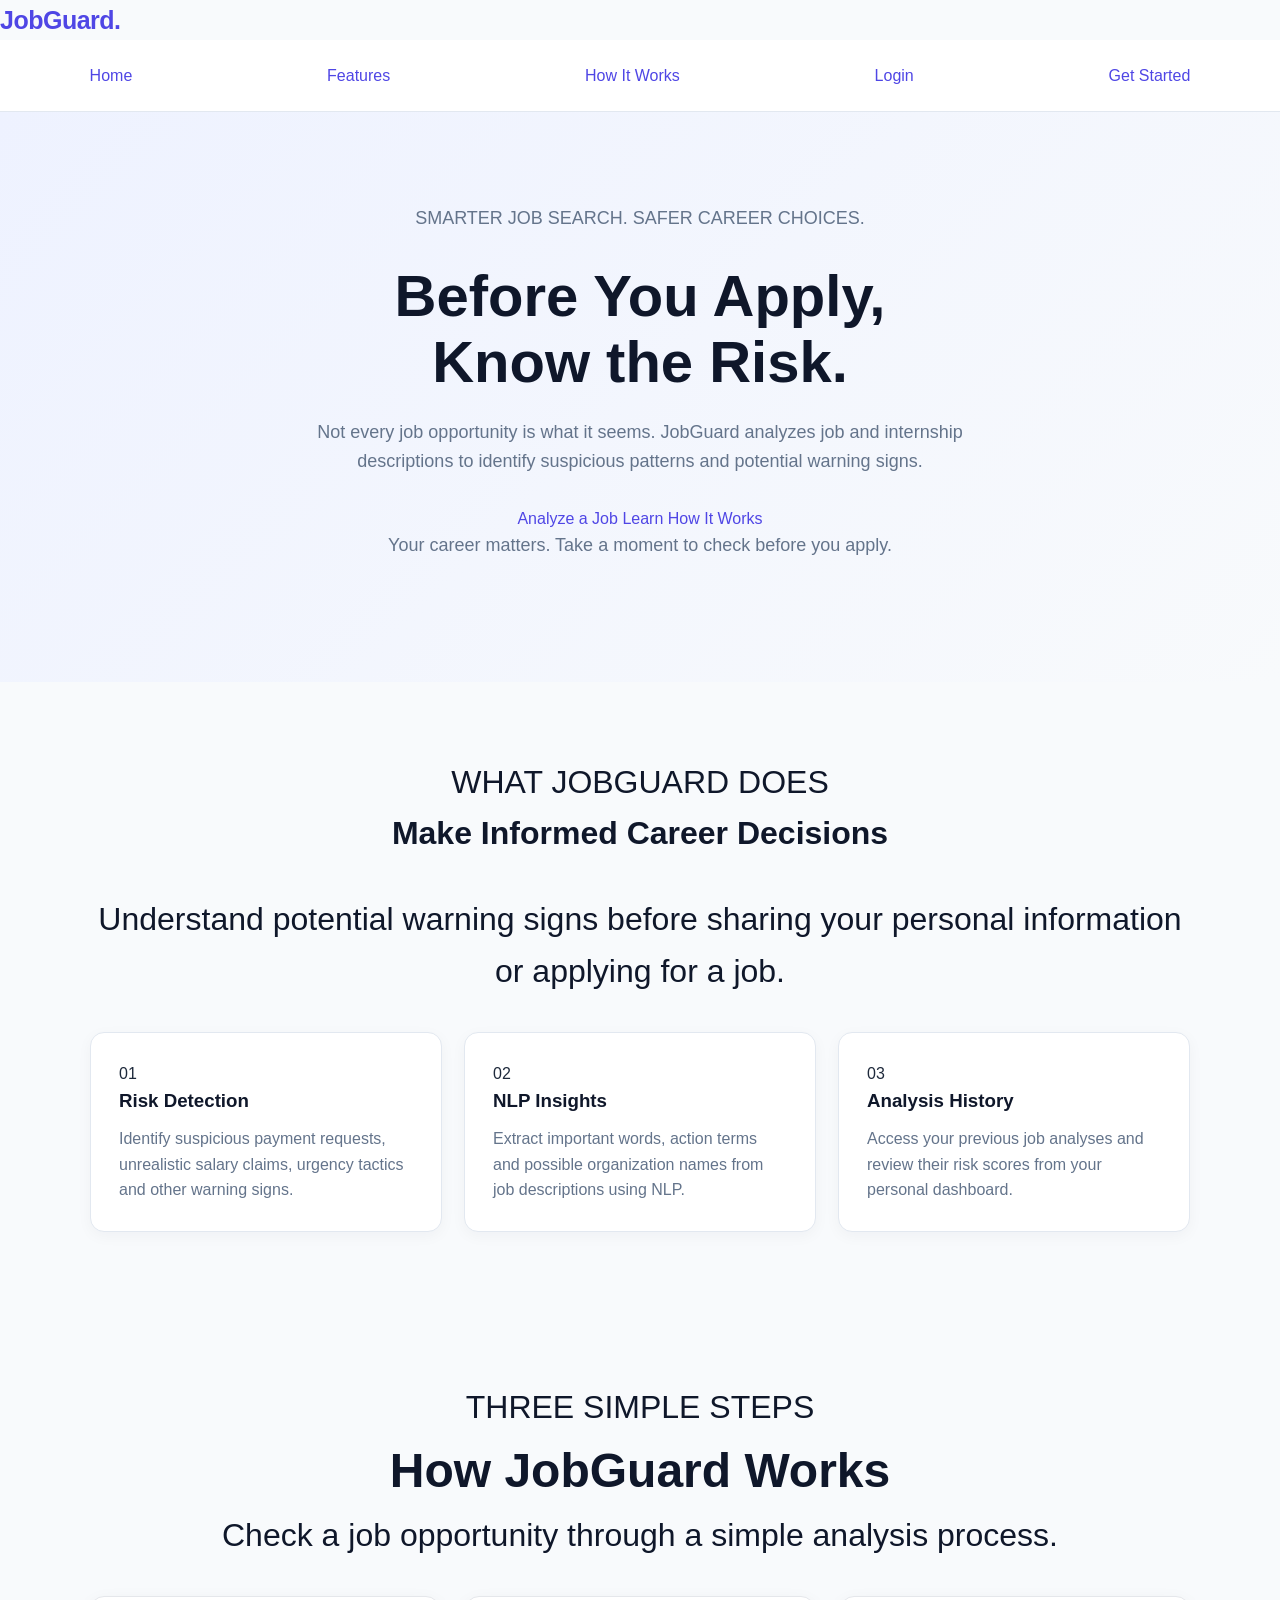
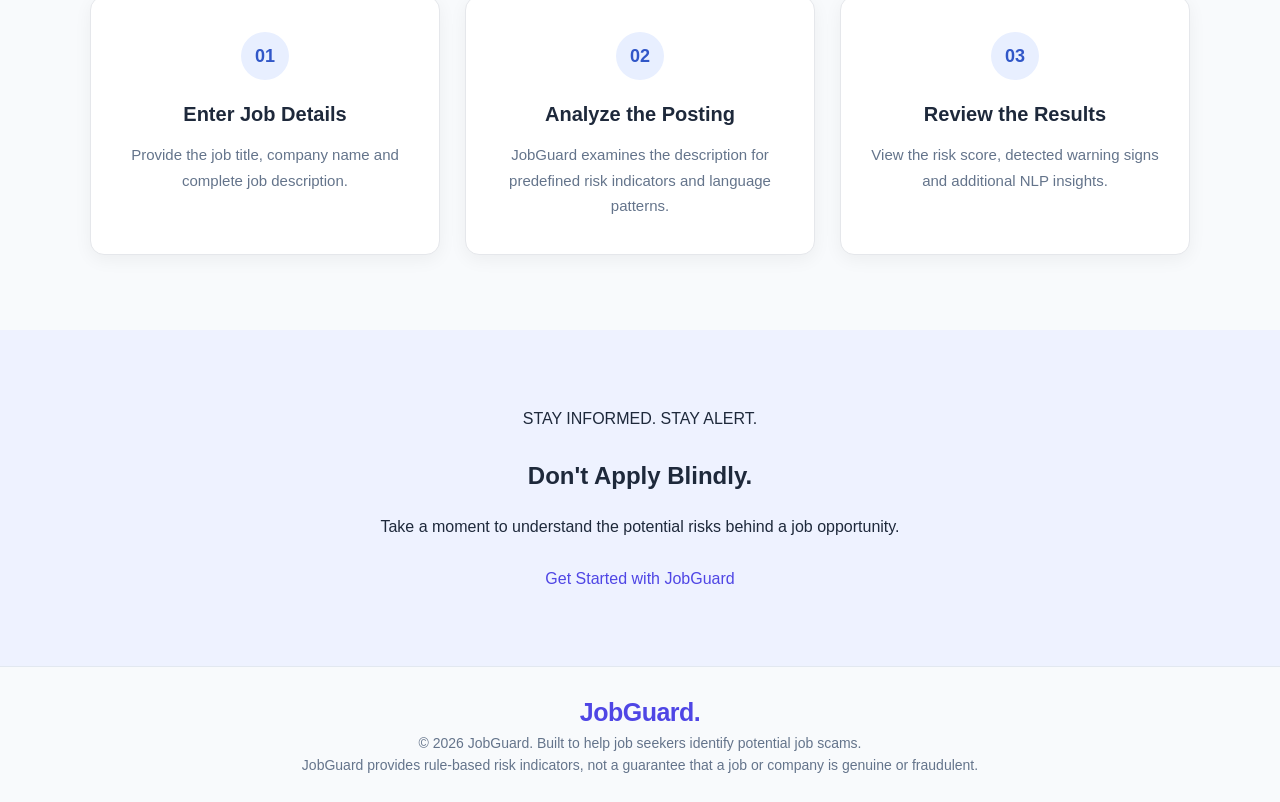
<file: Frontend/index.html>
<!DOCTYPE html>
<html lang="en">
<head>
    <meta charset="UTF-8">
    <meta name="viewport" content="width=device-width, initial-scale=1.0">
    <meta name="description" content="JobGuard helps identify suspicious job and internship postings.">
    <title>JobGuard | Fake Job & Internship Detector</title>
    <link rel="stylesheet" href="style.css">
</head>
<body>

    <header class="header">
        <a href="index.html" class="logo">JobGuard<span>.</span></a>

        <nav class="navbar">
            <a href="#home">Home</a>
            <a href="#features">Features</a>
            <a href="#how-it-works">How It Works</a>
            <a href="login.html">Login</a>
            <a href="register.html" class="nav-cta">Get Started</a>
        </nav>
    </header>

    <main>
        <section class="hero" id="home">
            <div class="hero-content">
                <p class="tagline">SMARTER JOB SEARCH. SAFER CAREER CHOICES.</p>

                <h1>
                    Before You Apply,<br>
                    <span>Know the Risk.</span>
                </h1>

                <p class="hero-description">
                    Not every job opportunity is what it seems.
                    JobGuard analyzes job and internship descriptions
                    to identify suspicious patterns and potential warning signs.
                </p>

                <div class="hero-actions">
                    <a href="register.html" class="analyze-button">Analyze a Job</a>
                    <a href="#how-it-works" class="secondary-button">Learn How It Works</a>
                </div>

                <p class="hero-note">
                    Your career matters. Take a moment to check before you apply.
                </p>
            </div>
        </section>

        <section class="features" id="features">
            <div class="section-heading">
                <p class="tagline">WHAT JOBGUARD DOES</p>
                <h2>Make Informed Career Decisions</h2>
                <p class="section-description">
                    Understand potential warning signs before sharing
                    your personal information or applying for a job.
                </p>
            </div>

            <div class="feature-container">
                <article class="feature-card">
                    <div class="feature-icon">01</div>
                    <h3>Risk Detection</h3>
                    <p>
                        Identify suspicious payment requests, unrealistic
                        salary claims, urgency tactics and other warning signs.
                    </p>
                </article>

                <article class="feature-card">
                    <div class="feature-icon">02</div>
                    <h3>NLP Insights</h3>
                    <p>
                        Extract important words, action terms and possible
                        organization names from job descriptions using NLP.
                    </p>
                </article>

                <article class="feature-card">
                    <div class="feature-icon">03</div>
                    <h3>Analysis History</h3>
                    <p>
                        Access your previous job analyses and review
                        their risk scores from your personal dashboard.
                    </p>
                </article>
            </div>
        </section>

        <section class="how-it-works" id="how-it-works">
            <div class="section-heading">
                <p class="tagline">THREE SIMPLE STEPS</p>
                <h2>How JobGuard Works</h2>
                <p class="section-description">
                    Check a job opportunity through a simple analysis process.
                </p>
            </div>

            <div class="steps">
                <article class="step">
                    <span>01</span>
                    <h3>Enter Job Details</h3>
                    <p>
                        Provide the job title, company name and
                        complete job description.
                    </p>
                </article>

                <article class="step">
                    <span>02</span>
                    <h3>Analyze the Posting</h3>
                    <p>
                        JobGuard examines the description for
                        predefined risk indicators and language patterns.
                    </p>
                </article>

                <article class="step">
                    <span>03</span>
                    <h3>Review the Results</h3>
                    <p>
                        View the risk score, detected warning signs
                        and additional NLP insights.
                    </p>
                </article>
            </div>
        </section>

        <section class="cta">
            <p class="tagline">STAY INFORMED. STAY ALERT.</p>
            <h2>Don't Apply Blindly.</h2>
            <p>
                Take a moment to understand the potential risks
                behind a job opportunity.
            </p>
            <a href="register.html" class="analyze-button">Get Started with JobGuard</a>
        </section>
    </main>

    <footer class="footer">
        <a href="index.html" class="logo">JobGuard<span>.</span></a>

        <p>
            © 2026 JobGuard. Built to help job seekers identify potential job scams.
        </p>

        <p class="footer-disclaimer">
            JobGuard provides rule-based risk indicators, not a guarantee
            that a job or company is genuine or fraudulent.
        </p>
    </footer>

</body>
</html>
</file>
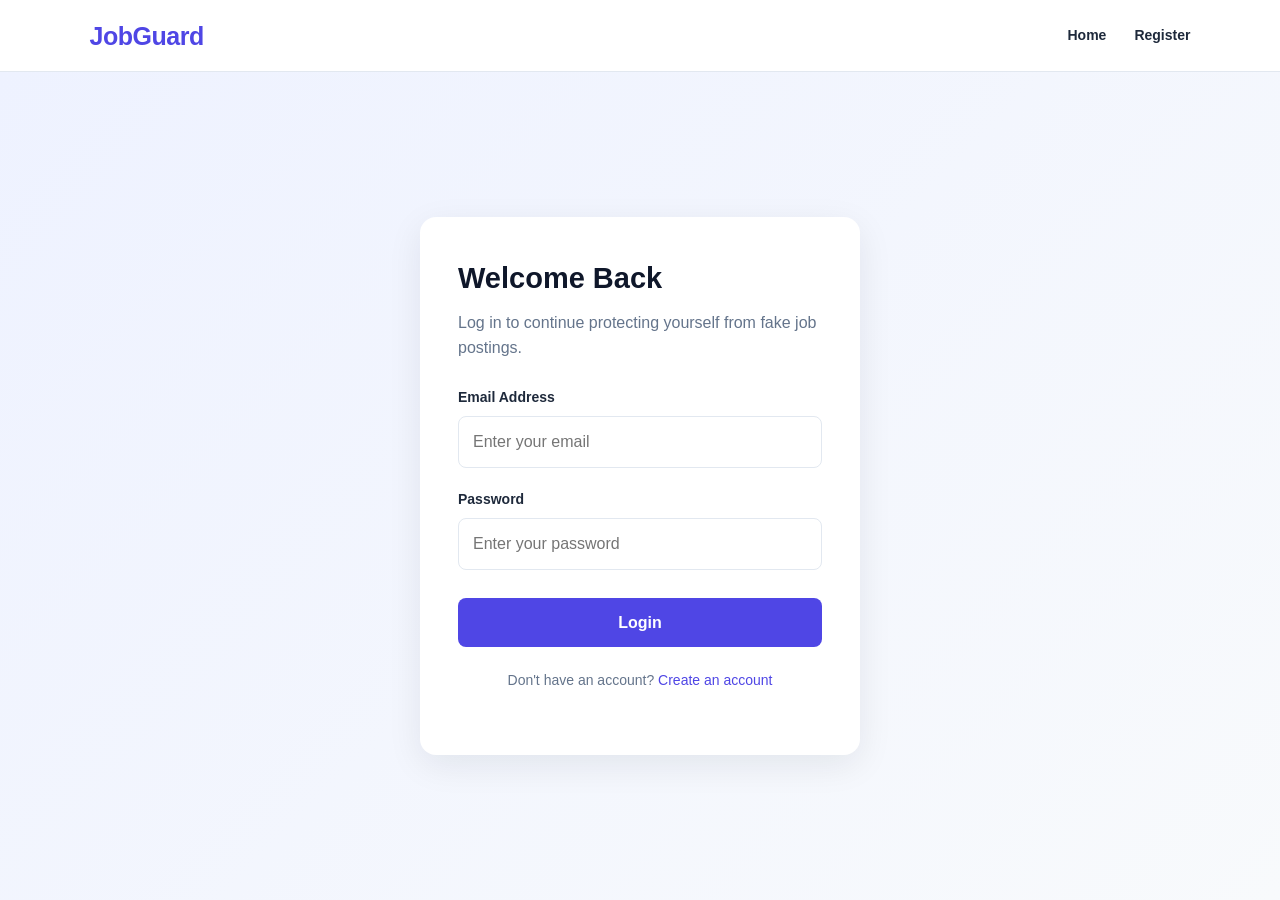
<file: Frontend/analyze.html>
<!DOCTYPE html>
<html lang="en">
<head>
    <meta charset="UTF-8">
    <meta name="viewport" content="width=device-width, initial-scale=1.0">
    <title>Analyze Job | JobGuard</title>
    <link rel="stylesheet" href="style.css">
</head>

<body>

    <header class="header">
        <a href="index.html" class="logo">JobGuard<span>.</span></a>

        <nav class="navbar">
            <a href="dashboard.html">Dashboard</a>
            <a href="#" id="logoutButton">Logout</a>
        </nav>
    </header>

    <main class="analysis-page">

        <section class="analysis-container">

            <div class="section-heading">
                <p class="tagline">JOB ANALYSIS</p>
                <h1>Analyze a Job Opportunity</h1>
                <p class="section-description">
                    Enter the job details below. JobGuard will examine
                    the description for potential warning signs.
                </p>
            </div>

            <form id="job-analysis-form">

                <div class="form-group">
                    <label for="job-title">Job Title</label>
                    <input
                        type="text"
                        id="job-title"
                        placeholder="Example: Software Developer Intern"
                        maxlength="200"
                        required
                    >
                </div>

                <div class="form-group">
                    <label for="company">Company Name</label>
                    <input
                        type="text"
                        id="company"
                        placeholder="Example: ABC Technologies"
                        maxlength="200"
                        required
                    >
                </div>

                <div class="form-group">
                    <label for="job-description">Job Description</label>
                    <textarea
                        id="job-description"
                        rows="12"
                        maxlength="20000"
                        placeholder="Paste the complete job description here..."
                        required
                    ></textarea>

                    <p class="input-hint">
                        Include the salary, requirements, application process
                        and contact details if they are available.
                    </p>
                </div>

                <p
                    id="error-message"
                    class="form-message"
                    role="alert"
                ></p>

                <button
                    type="submit"
                    class="analyze-button"
                    id="analyze-button"
                >
                    Analyze Job
                </button>

            </form>

            <p class="analysis-disclaimer">
                JobGuard provides risk indicators based on the information
                submitted. Always verify employers independently.
            </p>

        </section>

    </main>

    <footer class="footer">
        <a href="index.html" class="logo">JobGuard<span>.</span></a>
        <p>© 2026 JobGuard. Stay informed. Stay safe.</p>
    </footer>

    <script>

        const API_URL = "https://jobguard-v5v0.onrender.com/api/";
        const token = localStorage.getItem("token");

        const form = document.getElementById("job-analysis-form");
        const button = document.getElementById("analyze-button");
        const errorMessage = document.getElementById("error-message");

        // Protect page from unauthenticated access
        if (!token) {
            window.location.replace("login.html");
        }

        // Logout
        document.getElementById("logoutButton").addEventListener(
            "click",
            function(event) {

                event.preventDefault();

                localStorage.removeItem("token");
                localStorage.removeItem("userName");
                localStorage.removeItem("userEmail");

                window.location.replace("index.html");
            }
        );

        // Submit job for analysis
        form.addEventListener("submit", async function(event) {

            event.preventDefault();

            // Check authentication
            if (!token) {
                window.location.replace("login.html");
                return;
            }

            // Prevent duplicate submissions
            if (button.disabled) {
                return;
            }

            const jobTitle = document.getElementById("job-title").value.trim();

            const company = document.getElementById("company").value.trim();

            const jobDescription = document.getElementById(
                "job-description"
            ).value.trim();

            // Clear previous error messages
            errorMessage.textContent = "";
            errorMessage.className = "form-message";

            // Validate input fields
            if (!jobTitle || !company || !jobDescription) {

                errorMessage.textContent =
                    "Please complete all fields.";

                errorMessage.classList.add("error");

                return;
            }

            // Show loading state
            button.disabled = true;
            button.textContent = "Analyzing Job...";
            button.style.opacity = "0.7";
            button.style.cursor = "not-allowed";

            try {

                const response = await fetch(API_URL + "analyze/", {

                    method: "POST",

                    headers: {
                        "Content-Type": "application/json",
                        "Authorization": "Token " + token
                    },

                    body: JSON.stringify({
                        job_title: jobTitle,
                        company_name: company,
                        job_description: jobDescription
                    })

                });

                // Safely read server response
                let data = {};

                try {

                    data = await response.json();

                } catch (error) {

                    throw new Error(
                        "The server returned an unexpected response. Please try again."
                    );

                }

                // Handle authentication errors
                if (
                    response.status === 401 ||
                    response.status === 403
                ) {

                    localStorage.removeItem("token");

                    window.location.replace("login.html");

                    return;
                }

                // Handle unsuccessful API responses
                if (!response.ok) {

                    throw new Error(
                        data.error ||
                        "Unable to analyze this job. Please try again."
                    );

                }

                // Validate successful response
                if (
                    !data ||
                    typeof data !== "object" ||
                    !("risk_score" in data) ||
                    !("risk_level" in data)
                ) {

                    throw new Error(
                        "The analysis result is incomplete. Please try again."
                    );

                }

                // Save analysis result
                localStorage.setItem(
                    "jobAnalysisResult",
                    JSON.stringify(data)
                );

                // Navigate to result page
                window.location.href = "result.html";

            } catch (error) {

                console.error("Job analysis error:", error);

                // Handle network errors
                if (error instanceof TypeError) {

                    errorMessage.textContent =
                        "Unable to connect to JobGuard's server. Please check your connection and try again.";

                } else {

                    errorMessage.textContent =
                        error.message ||
                        "Something went wrong. Please try again.";

                }

                errorMessage.classList.add("error");

            } finally {

                // Restore button state
                button.disabled = false;
                button.textContent = "Analyze Job";
                button.style.opacity = "1";
                button.style.cursor = "pointer";

            }

        });

    </script>

</body>
</html>
</file>
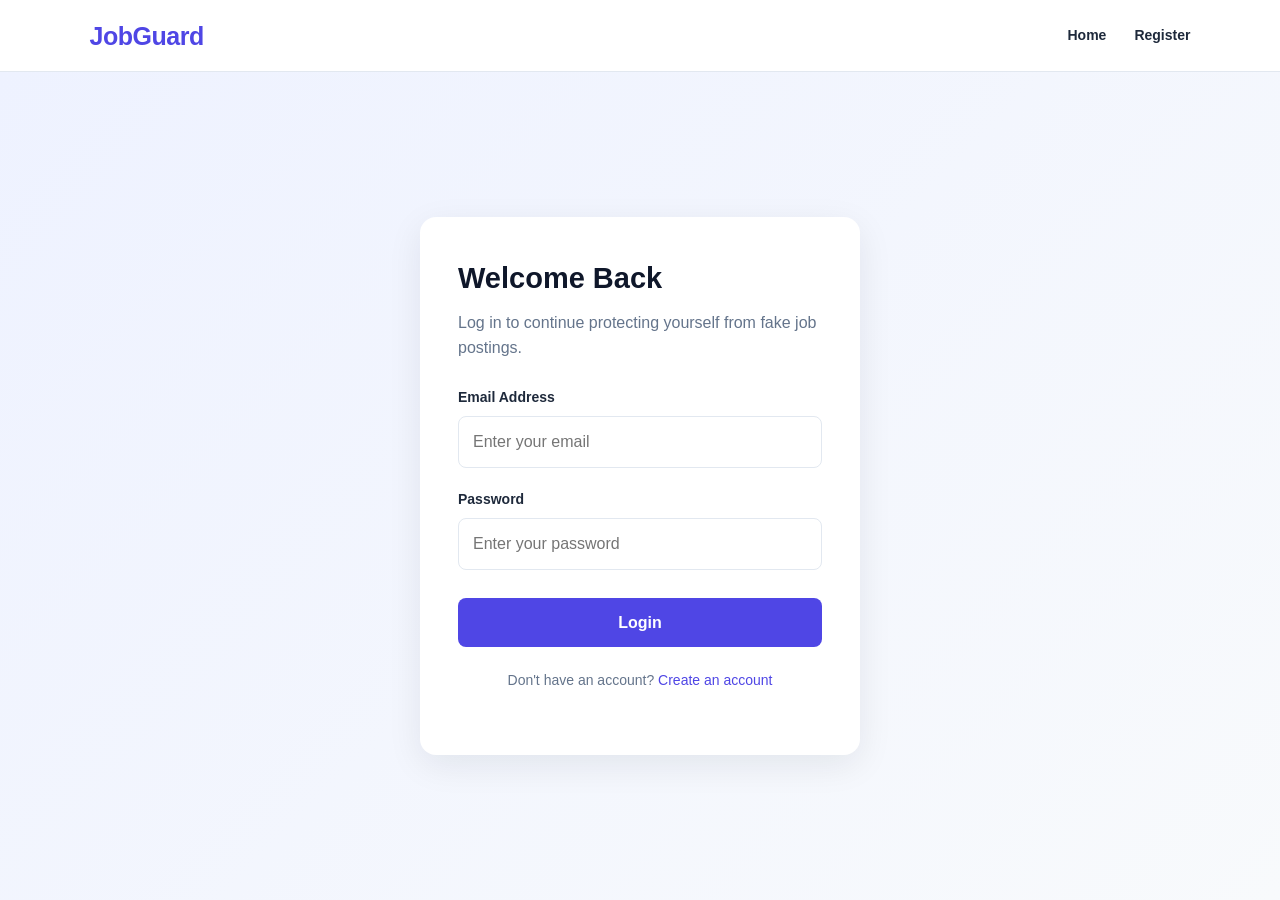
<file: Frontend/dashboard.html>
<!DOCTYPE html>
<html lang="en">
<head>
    <meta charset="UTF-8">
    <meta name="viewport" content="width=device-width, initial-scale=1.0">
    <title>Dashboard | JobGuard</title>
    <link rel="stylesheet" href="style.css">
</head>

<body>

    <header class="navbar">
        <a href="index.html" class="logo">JobGuard.</a>

        <nav>
            <a href="dashboard.html">Dashboard</a>
            <a href="analyze.html">Analyze Job</a>
            <a href="#" id="logoutButton">Logout</a>
        </nav>
    </header>

    <main class="dashboard-container">

        <section class="dashboard-header">
            <p>YOUR PERSONAL WORKSPACE</p>
            <h1 id="welcomeMessage">Welcome to JobGuard</h1>
            <p>Review job opportunities and keep track of your previous analyses.</p>
        </section>

        <section class="dashboard-stats">

            <div class="stat-card">
                <h3>Total Job Analyses</h3>
                <p class="stat-number" id="totalAnalyses">0</p>
            </div>

            <div class="stat-card">
                <h3>High / Critical Risk Jobs</h3>
                <p class="stat-number" id="highRiskCount">0</p>
            </div>

            <div class="stat-card">
                <h3>Latest Analysis</h3>
                <p class="stat-number" id="latestAnalysis">--</p>
            </div>

        </section>

        <section class="dashboard-actions">

            <div class="feature-card">
                <h3>Analyze a Job</h3>
                <p>
                    Have a job description you are unsure about?
                    Analyze it to identify potential warning signs.
                </p>
                <a href="analyze.html" class="btn">Start Analysis</a>
            </div>

            <div class="feature-card">
                <h3>Your Analysis History</h3>
                <p>
                    Review your previous job checks and compare
                    their risk scores and results.
                </p>
                <a href="#history" class="btn btn-outline">View History</a>
            </div>

        </section>

        <section class="history-section" id="history">

            <h2>Recent Job Analyses</h2>
            <p>Review your previously analyzed job opportunities.</p>

            <div id="historyMessage" class="empty-message">
                Loading your analysis history...
            </div>

            <div style="overflow-x: auto;">
                <table class="history-table" id="historyTable">
                    <thead>
                        <tr>
                            <th>Job Title</th>
                            <th>Company</th>
                            <th>Risk Score</th>
                            <th>Risk Level</th>
                            <th>Date</th>
                            <th>Action</th>
                        </tr>
                    </thead>

                    <tbody id="historyBody"></tbody>
                </table>
            </div>

        </section>

    </main>

    <footer>
        <a href="index.html" class="logo">JobGuard.</a>
        <p>© 2026 JobGuard. Stay informed. Stay safe.</p>
    </footer>

    <script>
        const API_URL = "https://jobguard-v5v0.onrender.com/api/";
        const token = localStorage.getItem("token");

        const historyMessage = document.getElementById("historyMessage");
        const historyBody = document.getElementById("historyBody");
        const historyTable = document.getElementById("historyTable");

        // Display the logged-in user's name
        const userName = localStorage.getItem("userName");

        if (userName) {
            document.getElementById("welcomeMessage").textContent =
                "Welcome, " + userName + "!";
        }

        // Redirect users who are not logged in
        if (!token) {
            window.location.replace("login.html");
        }

        // Logout
        document.getElementById("logoutButton").addEventListener("click", function(event) {
            event.preventDefault();

            localStorage.removeItem("token");
            localStorage.removeItem("userName");
            localStorage.removeItem("userEmail");

            window.location.replace("index.html");
        });

        // Open a previously saved analysis
        async function openAnalysisResult(analysisId) {

            try {
                const response = await fetch(
                    API_URL + "history/" + encodeURIComponent(analysisId) + "/",
                    {
                        method: "GET",
                        headers: {
                            "Authorization": "Token " + token,
                            "Content-Type": "application/json"
                        }
                    }
                );

                // Handle authentication errors
                if (response.status === 401 || response.status === 403) {
                    localStorage.removeItem("token");
                    localStorage.removeItem("userName");
                    localStorage.removeItem("userEmail");

                    window.location.replace("login.html");
                    return;
                }

                // Safely read the server response
                let data;

                try {
                    data = await response.json();
                } catch (error) {
                    throw new Error(
                        "The server returned an unexpected response."
                    );
                }

                // Handle unsuccessful responses
                if (!response.ok) {
                    throw new Error(
                        data.error || "Unable to retrieve this analysis."
                    );
                }

                // Validate the analysis data
                if (
                    !data ||
                    typeof data !== "object" ||
                    Array.isArray(data) ||
                    data.risk_score === undefined ||
                    data.risk_level === undefined
                ) {
                    throw new Error(
                        "Invalid analysis data received."
                    );
                }

                // Save the selected analysis
                localStorage.setItem(
                    "jobAnalysisResult",
                    JSON.stringify(data)
                );

                // Open the result page
                window.location.href = "result.html";

            } catch (error) {
                console.error("Analysis retrieval error:", error);

                alert(
                    error.message ||
                    "Unable to open this analysis. Please try again."
                );
            }
        }

        // Load analysis history
        async function loadHistory() {

            try {
                const response = await fetch(API_URL + "history/", {
                    method: "GET",
                    headers: {
                        "Authorization": "Token " + token,
                        "Content-Type": "application/json"
                    }
                });

                // Handle authentication errors
                if (response.status === 401 || response.status === 403) {
                    localStorage.removeItem("token");
                    localStorage.removeItem("userName");
                    localStorage.removeItem("userEmail");

                    window.location.replace("login.html");
                    return;
                }

                // Safely read the server response
                let history;

                try {
                    history = await response.json();
                } catch (error) {
                    throw new Error(
                        "The server returned an unexpected response."
                    );
                }

                // Handle unsuccessful API responses
                if (!response.ok) {
                    throw new Error(
                        history.error || "Unable to load history."
                    );
                }

                // Validate the history data
                if (!Array.isArray(history)) {
                    throw new Error("Invalid history data received.");
                }

                // Remove previous table rows
                historyBody.replaceChildren();

                // Handle empty history
                if (history.length === 0) {
                    historyMessage.textContent =
                        "You haven't analyzed any jobs yet.";

                    historyTable.style.display = "none";
                    updateStats([]);
                    return;
                }

                // Display the history table
                historyMessage.textContent = "";
                historyTable.style.display = "table";

                // Keep only valid history objects
                const validHistory = history.filter(function(item) {
                    return item && typeof item === "object" && !Array.isArray(item);
                });

                validHistory.forEach(function(item) {

                    const row = document.createElement("tr");

                    const values = [
                        item.job_title,
                        item.company_name,
                        (item.risk_score ?? 0) + "/100",
                        item.risk_level,
                        item.created_at
                    ];

                    values.forEach(function(value, index) {

                        const cell = document.createElement("td");
                        cell.textContent = value ?? "";

                        if (index === 3) {
                            cell.classList.add(
                                "risk-level",
                                String(item.risk_level || "").toLowerCase()
                            );
                        }

                        row.appendChild(cell);
                    });

                    // Add View Result button
                    const actionCell = document.createElement("td");

                    const viewButton = document.createElement("button");
                    viewButton.type = "button";
                    viewButton.textContent = "View Result";
                    viewButton.classList.add("view-result-button");

                    viewButton.addEventListener("click", function() {
                        openAnalysisResult(item.id);
                    });

                    actionCell.appendChild(viewButton);
                    row.appendChild(actionCell);

                    historyBody.appendChild(row);
                });

                // Update dashboard statistics
                updateStats(validHistory);

            } catch (error) {
                console.error("History error:", error);

                historyBody.replaceChildren();
                historyTable.style.display = "none";

                historyMessage.textContent =
                    "Unable to load your history. Please refresh the page.";
            }
        }

        // Update dashboard statistics
        function updateStats(history) {

            document.getElementById("totalAnalyses").textContent =
                history.length;

            const highRisk = history.filter(function(item) {
                const level = String(item.risk_level || "").toLowerCase();

                return level === "high" || level === "critical";
            });

            document.getElementById("highRiskCount").textContent =
                highRisk.length;

            document.getElementById("latestAnalysis").textContent =
                history.length > 0
                ? history[0].created_at || "--"
                : "--";
        }

        // Load history when the user is logged in
        if (token) {
            loadHistory();
        }
    </script>

</body>
</html>
</file>
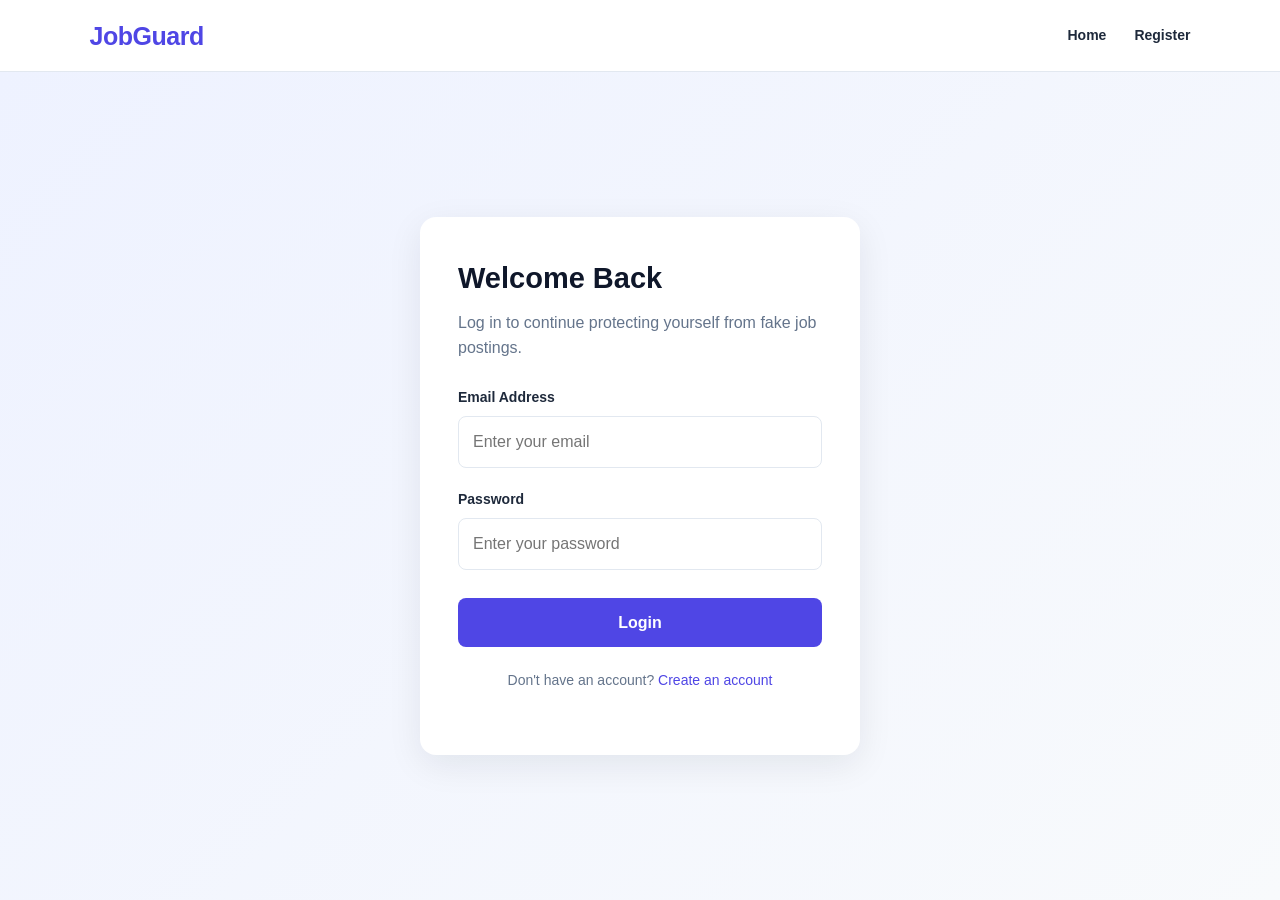
<file: Frontend/login.html>
<!DOCTYPE html>
<html lang="en">
<head>
    <meta charset="UTF-8">
    <meta name="viewport" content="width=device-width, initial-scale=1.0">
    <title>Login | JobGuard</title>
    <link rel="stylesheet" href="style.css">
</head>

<body>

    <header class="navbar">
        <div class="logo">JobGuard</div>
        <nav>
            <a href="index.html">Home</a>
            <a href="register.html">Register</a>
        </nav>
    </header>

    <main class="auth-container">
        <div class="auth-card">
            <h1>Welcome Back</h1>
            <p>Log in to continue protecting yourself from fake job postings.</p>

            <form id="login-form">

                <div class="form-group">
                    <label for="email">Email Address</label>
                    <input
                        type="email"
                        id="email"
                        placeholder="Enter your email"
                        required
                    >
                </div>

                <div class="form-group">
                    <label for="password">Password</label>
                    <input
                        type="password"
                        id="password"
                        placeholder="Enter your password"
                        required
                    >
                </div>

                <p id="login-message"></p>

                <button type="submit" id="login-button">
                    Login
                </button>

            </form>

            <p class="auth-footer">
                Don't have an account?
                <a href="register.html">Create an account</a>
            </p>
        </div>
    </main>

    <script>
        const loginForm = document.getElementById("login-form");
        const loginMessage = document.getElementById("login-message");
        const loginButton = document.getElementById("login-button");

        loginForm.addEventListener("submit", async function(event) {
            event.preventDefault();

            const email = document.getElementById("email").value.trim();
            const password = document.getElementById("password").value;

            loginMessage.textContent = "";
            loginButton.disabled = true;
            loginButton.textContent = "Logging in...";

            try {
    const response = await fetch(
        "https://jobguard-v5v0.onrender.com/api/login/",
                    {
                        method: "POST",
                        headers: {
                            "Content-Type": "application/json"
                        },
                        body: JSON.stringify({
                            email: email,
                            password: password
                        })
                    }
                );

                const data = await response.json();

                if (!response.ok) {
                    throw new Error(
                        data.error || data.message || "Invalid email or password."
                    );
                }

                localStorage.setItem("token", data.token);
                localStorage.setItem("userName", data.name);
                localStorage.setItem("userEmail", data.email);

                loginMessage.style.color = "green";
                loginMessage.textContent = "Login successful! Redirecting...";

                window.location.href = "dashboard.html";

            } catch (error) {
                loginMessage.style.color = "red";
                loginMessage.textContent = error.message;
            } finally {
                loginButton.disabled = false;
                loginButton.textContent = "Login";
            }
        });
    </script>

</body>
</html>
</file>
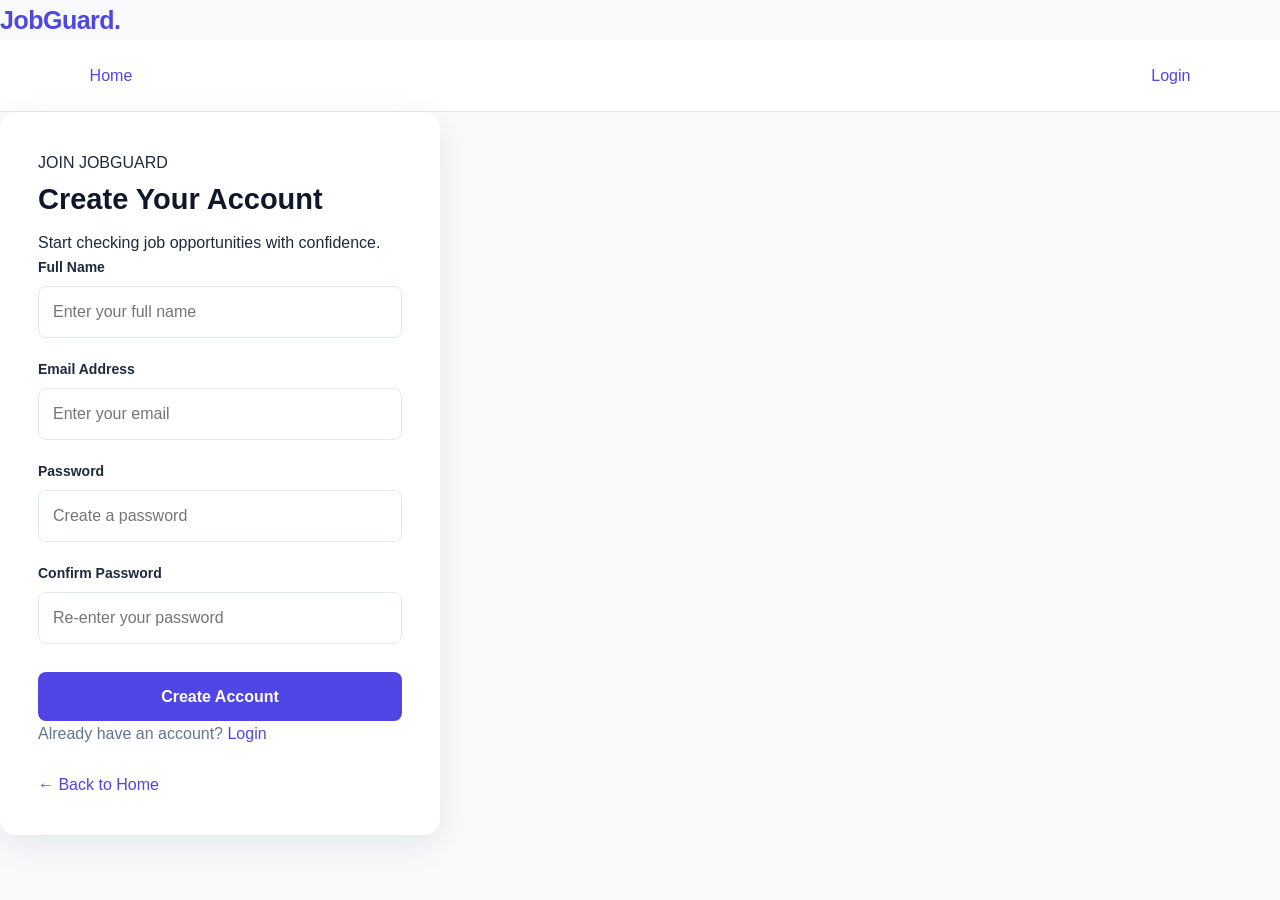
<file: Frontend/register.html>
<!DOCTYPE html>
<html lang="en">
<head>
    <meta charset="UTF-8">
    <meta name="viewport" content="width=device-width, initial-scale=1.0">
    <title>Create Account | JobGuard</title>
    <link rel="stylesheet" href="style.css">
</head>

<body>

    <header class="header">
        <a href="index.html" class="logo">JobGuard<span>.</span></a>

        <nav class="navbar">
            <a href="index.html">Home</a>
            <a href="login.html">Login</a>
        </nav>
    </header>

    <main class="auth-page">
        <section class="auth-card">

            <div class="auth-heading">
                <p class="tagline">JOIN JOBGUARD</p>
                <h1>Create Your Account</h1>
                <p>Start checking job opportunities with confidence.</p>
            </div>

            <form id="register-form">

                <div class="form-group">
                    <label for="name">Full Name</label>
                    <input
                        type="text"
                        id="name"
                        placeholder="Enter your full name"
                        autocomplete="name"
                        required
                    >
                </div>

                <div class="form-group">
                    <label for="email">Email Address</label>
                    <input
                        type="email"
                        id="email"
                        placeholder="Enter your email"
                        autocomplete="email"
                        required
                    >
                </div>

                <div class="form-group">
                    <label for="password">Password</label>
                    <input
                        type="password"
                        id="password"
                        placeholder="Create a password"
                        autocomplete="new-password"
                        minlength="8"
                        required
                    >
                </div>

                <div class="form-group">
                    <label for="confirm-password">Confirm Password</label>
                    <input
                        type="password"
                        id="confirm-password"
                        placeholder="Re-enter your password"
                        autocomplete="new-password"
                        minlength="8"
                        required
                    >
                </div>

                <p id="register-message" class="form-message" role="alert"></p>

                <button type="submit" id="register-button" class="auth-button">
                    Create Account
                </button>

            </form>

            <p class="auth-switch">
                Already have an account?
                <a href="login.html">Login</a>
            </p>

            <a href="index.html" class="back-link">← Back to Home</a>

        </section>
    </main>

    <script>
        const registerForm = document.getElementById("register-form");

        registerForm.addEventListener("submit", async function(event) {
            event.preventDefault();

            const name = document.getElementById("name").value.trim();
            const email = document.getElementById("email").value.trim();
            const password = document.getElementById("password").value;
            const confirmPassword = document.getElementById("confirm-password").value;

            const message = document.getElementById("register-message");
            const button = document.getElementById("register-button");

            message.textContent = "";
            message.className = "form-message";

            if (password !== confirmPassword) {
                message.textContent = "Passwords do not match.";
                message.classList.add("error");
                return;
            }

            button.disabled = true;
            button.textContent = "Creating Account...";

            try {
                const response = await fetch(
                    "https://jobguard-v5v0.onrender.com/api/register/",
                    {
                        method: "POST",
                        headers: {
                            "Content-Type": "application/json"
                        },
                        body: JSON.stringify({
                            name: name,
                            email: email,
                            password: password
                        })
                    }
                );

                const data = await response.json();

                if (response.ok) {
                    message.textContent = "Account created successfully! Redirecting to login...";
                    message.classList.add("success");

                    registerForm.reset();

                    setTimeout(function() {
                        window.location.href = "login.html";
                    }, 1200);

                } else {
                    message.textContent = data.error || "Registration failed. Please try again.";
                    message.classList.add("error");
                }

            } catch (error) {
                message.textContent = "Could not connect to the server. Please try again.";
                message.classList.add("error");
                console.error(error);

            } finally {
                button.disabled = false;
                button.textContent = "Create Account";
            }
        });
    </script>

</body>
</html>
</file>
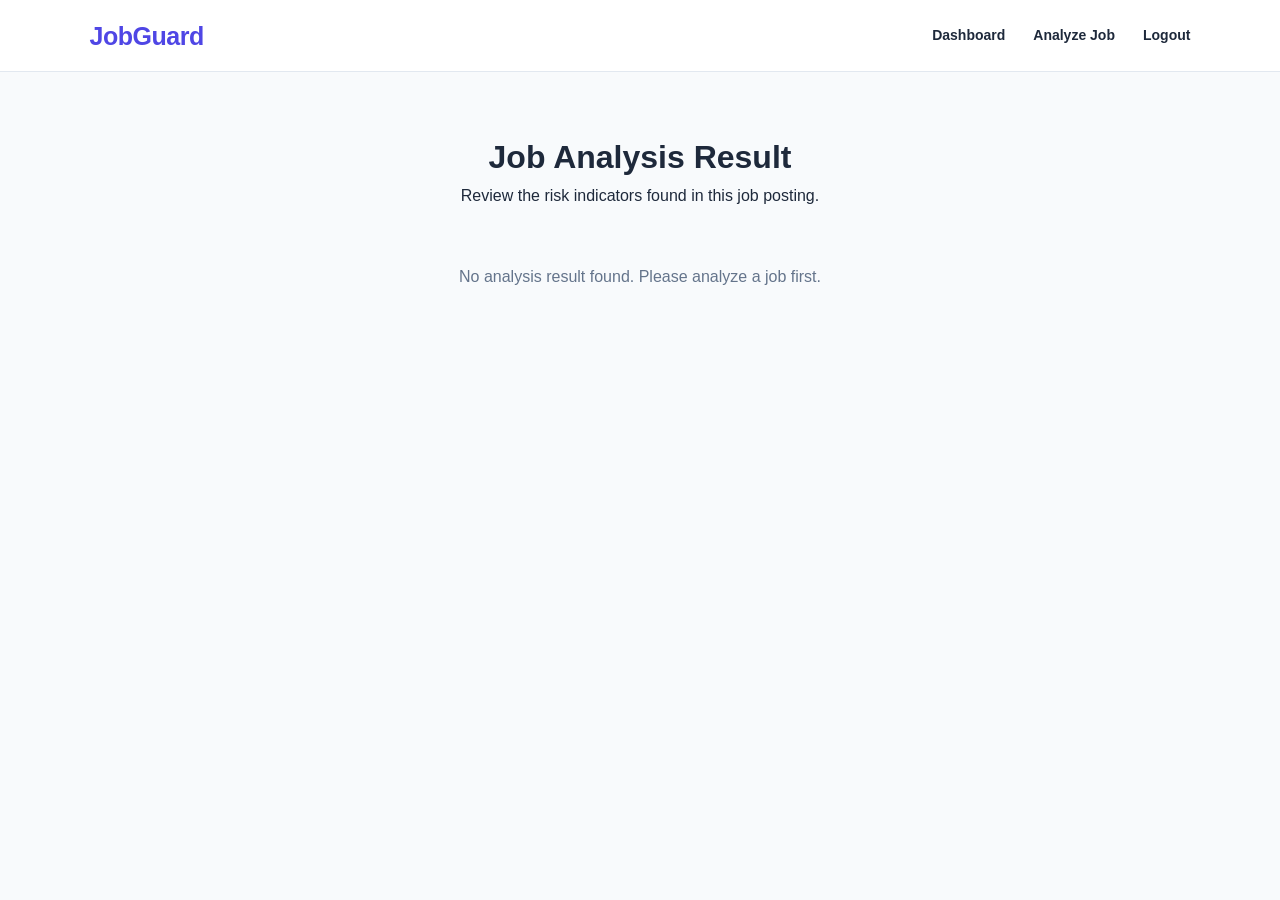
<file: Frontend/result.html>
<!DOCTYPE html>
<html lang="en">
<head>
    <meta charset="UTF-8">
    <meta name="viewport" content="width=device-width, initial-scale=1.0">
    <title>Analysis Result | JobGuard</title>
    <link rel="stylesheet" href="style.css">

    <style>
        .result-page {
            max-width: 1000px;
            margin: 40px auto;
            padding: 20px;
        }

        .result-header {
            text-align: center;
            margin-bottom: 30px;
        }

        .result-card {
            background: white;
            border-radius: 14px;
            padding: 25px;
            margin-bottom: 22px;
            box-shadow: 0 4px 18px rgba(0, 0, 0, 0.06);
        }

        .score-section {
            text-align: center;
        }

        .score-number {
            font-size: 54px;
            font-weight: 800;
            margin: 15px 0 5px;
        }

        .risk-label {
            display: inline-block;
            padding: 8px 18px;
            border-radius: 20px;
            font-weight: 700;
            margin-top: 10px;
        }

        .risk-low {
            color: #087443;
            background: #dcfce7;
        }

        .risk-medium {
            color: #a16207;
            background: #fef3c7;
        }

        .risk-high {
            color: #b91c1c;
            background: #fee2e2;
        }

        .risk-critical {
            color: #7f1d1d;
            background: #fecaca;
        }

        .score-bar {
            height: 12px;
            background: #e5e7eb;
            border-radius: 20px;
            overflow: hidden;
            margin: 20px auto;
            max-width: 500px;
        }

        .score-fill {
            height: 100%;
            width: 0;
            border-radius: 20px;
            transition: width 0.7s ease;
            background: #dc2626;
        }

        .result-item {
            padding: 15px;
            border: 1px solid #e5e7eb;
            border-radius: 10px;
            margin: 12px 0;
        }

        .tag-container {
            display: flex;
            flex-wrap: wrap;
            gap: 9px;
            margin-top: 12px;
        }

        .tag {
            background: #eef2ff;
            color: #3730a3;
            padding: 7px 13px;
            border-radius: 20px;
            font-size: 14px;
        }

        .verification-item {
            border-left: 4px solid #94a3b8;
        }

        .verification-item.pass {
            border-left-color: #16a34a;
        }

        .verification-item.warning {
            border-left-color: #d97706;
        }

        .verification-item.fail {
            border-left-color: #dc2626;
        }

        .result-actions {
            display: flex;
            justify-content: center;
            gap: 15px;
            flex-wrap: wrap;
            margin: 30px 0;
        }

        .result-actions a {
            text-decoration: none;
            padding: 12px 22px;
            border-radius: 8px;
            font-weight: 600;
        }

        .primary-action {
            background: #4f46e5;
            color: white;
        }

        .secondary-action {
            background: #e5e7eb;
            color: #1f2937;
        }

        .disclaimer {
            color: #64748b;
            font-size: 13px;
            line-height: 1.6;
            margin-top: 15px;
        }

        .empty-message {
            color: #64748b;
            text-align: center;
            padding: 25px;
        }

        @media (max-width: 600px) {
            .result-page {
                margin: 15px auto;
                padding: 12px;
            }

            .result-card {
                padding: 18px;
            }

            .score-number {
                font-size: 42px;
            }
        }
    </style>
</head>

<body>

    <header class="navbar">
        <div class="logo">JobGuard</div>
        <nav>
            <a href="dashboard.html">Dashboard</a>
            <a href="analyze.html">Analyze Job</a>
            <a href="index.html" onclick="logout()">Logout</a>
        </nav>
    </header>

    <main class="result-page">

        <div class="result-header">
            <h1>Job Analysis Result</h1>
            <p>Review the risk indicators found in this job posting.</p>
        </div>

        <div id="result-content">
            <p class="empty-message">Loading analysis result...</p>
        </div>

    </main>

    <script>
        function logout() {
            localStorage.removeItem("token");
            localStorage.removeItem("userName");
            localStorage.removeItem("userEmail");
        }

        function getRiskClass(level) {
            const normalized = String(level || "").toLowerCase();

            if (normalized.includes("critical")) return "risk-critical";
            if (normalized.includes("high")) return "risk-high";
            if (normalized.includes("medium")) return "risk-medium";

            return "risk-low";
        }

        function getVerificationClass(status) {
    const normalized = String(status || "").toLowerCase();

    // Check negative statuses first
    if (
        normalized.includes("not verified") ||
        normalized.includes("unverified") ||
        normalized.includes("fail") ||
        normalized.includes("suspicious")
    ) {
        return "fail";
    }

    // Check positive statuses
    if (
        normalized.includes("pass") ||
        normalized.includes("verified") ||
        normalized.includes("clear")
    ) {
        return "pass";
    }

    return "warning";
}
        function createTagList(items) {
            if (!Array.isArray(items) || items.length === 0) {
                return '<p class="empty-message">No insights available.</p>';
            }

            return `
                <div class="tag-container">
                    ${items.map(item => `
                        <span class="tag">${escapeHTML(item)}</span>
                    `).join("")}
                </div>
            `;
        }

        function escapeHTML(value) {
            return String(value ?? "").replace(/[&<>"']/g, character => ({
                "&": "&amp;",
                "<": "&lt;",
                ">": "&gt;",
                '"': "&quot;",
                "'": "&#039;"
            })[character]);
        }

            function displayResult(data) {
            if (!data || typeof data !== "object" || Array.isArray(data)) {
        document.getElementById("result-content").innerHTML =
            '<p class="empty-message">Invalid analysis data. Please analyze the job again.</p>';
        return;
    }
            if (
        data.risk_score === undefined ||
        data.risk_level === undefined
    ) {
        document.getElementById("result-content").innerHTML =
            '<p class="empty-message">Analysis result is incomplete. Please analyze the job again.</p>';
        return;
    }
            const container = document.getElementById("result-content");

            const score = Math.max(
                0,
                Math.min(100, Number(data.risk_score) || 0)
            );

            const riskLevel = data.risk_level || "Unknown";
            const riskClass = getRiskClass(riskLevel);
            const factors = Array.isArray(data.risk_factors)
                ? data.risk_factors
                : [];

            const nlp = data.nlp_insights || {};
            const verification = data.company_verification || {};
            const checks = Array.isArray(verification.checks)
                ? verification.checks
                : [];

            container.innerHTML = `
                <section class="result-card">
                    <div class="score-section">
                        <h2>Risk Assessment</h2>

                        <div class="score-number">
                            ${score}<span style="font-size:22px;">/100</span>
                        </div>

                        <span class="risk-label ${riskClass}">
                            ${escapeHTML(riskLevel)} Risk
                        </span>

                        <div class="score-bar">
                            <div
                                class="score-fill"
                                id="score-fill"
                                style="width: ${score}%;">
                            </div>
                        </div>

                        <p>
                            Job Title:
                            <strong>${escapeHTML(data.job_title || "Not provided")}</strong>
                        </p>

                        <p>
                            Company:
                            <strong>${escapeHTML(data.company_name || "Not provided")}</strong>
                        </p>
                    </div>
                </section>

                <section class="result-card">
                    <h2>Risk Factors</h2>

                    ${
                        factors.length
                        ? factors.map(factor => `
                            <div class="result-item">
                                <strong>
                                    ${escapeHTML(
                                        typeof factor === "string"
                                        ? factor
                                        : factor.title || factor.name || "Risk indicator"
                                    )}
                                </strong>

                                ${
                                    typeof factor === "object" && factor.description
                                    ? `<p>${escapeHTML(factor.description)}</p>`
                                    : ""
                                }
                            </div>
                        `).join("")
                        : '<p class="empty-message">No specific risk factors were detected.</p>'
                    }
                </section>

                <section class="result-card">
                    <h2>NLP Insights</h2>

                    <h3>Possible Organizations</h3>
                    ${createTagList(nlp.organizations)}

                    <h3>Important Nouns</h3>
                    ${createTagList(nlp.nouns)}

                    <h3>Action Words</h3>
                    ${createTagList(nlp.verbs)}

                    <p class="disclaimer">
                        NLP identifies words and possible organization names
                        in the job description. These findings do not prove
                        whether a job is genuine or fraudulent.
                    </p>
                </section>

                <section class="result-card">
                    <h2>Company Verification</h2>

                    <h3>
                        ${escapeHTML(
                            verification.verification_status || "Verification information"
                        )}
                    </h3>

                    <p>
                        ${escapeHTML(
                            verification.message ||
                            "Review the checks below before proceeding."
                        )}
                    </p>

                    ${
                        checks.length
                        ? checks.map(check => {
                            const status = check.status || "Not checked";

                            return `
                                <div class="result-item verification-item ${getVerificationClass(status)}">
                                    <strong>
                                       ${escapeHTML(check.check || check.label || check.name || "Verification check")}
                                    </strong>
                                    <p>Status: ${escapeHTML(status)}</p>
                                        ${
        check.message
        ? `<p>${escapeHTML(check.message)}</p>`
        : ""
    }

    ${
        Array.isArray(check.websites) && check.websites.length
        ? check.websites.map(website => `
            <p>
                Website:
                <a href="${escapeHTML(website.url)}"
                target="_blank"
                rel="noopener noreferrer">
                    ${escapeHTML(website.domain)}
                </a>
            </p>
        `).join("")
        : ""
    }
                                </div>
                            `;
                        }).join("")
                        : '<p class="empty-message">No company verification checks were returned.</p>'
                    }

                    <p class="disclaimer">
                        These are preliminary checks, not an official verification
                        of the company's identity or legitimacy.
                    </p>
                </section>

                <div class="result-actions">
                    <a href="analyze.html" class="primary-action">
                        Analyze Another Job
                    </a>

                    <a href="dashboard.html" class="secondary-action">
                        View Dashboard
                    </a>
                </div>
            `;
        }

        const savedResult = localStorage.getItem("jobAnalysisResult");

        if (savedResult) {
            try {
                displayResult(JSON.parse(savedResult));
            } catch (error) {
                document.getElementById("result-content").innerHTML =
                    '<p class="empty-message">Unable to read the saved analysis. Please analyze the job again.</p>';
            }
        } else {
            document.getElementById("result-content").innerHTML =
                '<p class="empty-message">No analysis result found. Please analyze a job first.</p>';
        }
    </script>

</body>
</html>
</file>
<file: Frontend/style.css>
/* ==============================
   1. GLOBAL STYLES
================================ */

* {
    margin: 0;
    padding: 0;
    box-sizing: border-box;
}

:root {
    --primary: #4f46e5;
    --primary-dark: #3730a3;
    --secondary: #0f172a;
    --background: #f8fafc;
    --surface: #ffffff;
    --text: #1e293b;
    --muted: #64748b;
    --border: #e2e8f0;
    --success: #16a34a;
    --danger: #dc2626;
}

body {
    font-family: "Segoe UI", Arial, sans-serif;
    background: var(--background);
    color: var(--text);
    line-height: 1.6;
}

a {
    color: var(--primary);
    text-decoration: none;
}

button,
input,
textarea {
    font: inherit;
}

button,
a {
    -webkit-tap-highlight-color: transparent;
}

/* ==============================
   2. NAVIGATION BAR
================================ */

.navbar {
    min-height: 72px;
    padding: 15px 7%;
    display: flex;
    justify-content: space-between;
    align-items: center;
    gap: 20px;
    background: var(--surface);
    border-bottom: 1px solid var(--border);
}

.logo {
    font-size: 25px;
    font-weight: 800;
    color: var(--primary);
    letter-spacing: -0.5px;
}

.navbar nav {
    display: flex;
    align-items: center;
    gap: 28px;
    flex-wrap: wrap;
}

.navbar nav a {
    color: var(--text);
    font-size: 14px;
    font-weight: 600;
    transition: color 0.2s ease;
}

.navbar nav a:hover {
    color: var(--primary);
}

/* ==============================
   3. BUTTONS
================================ */

button,
.btn {
    display: inline-block;
    border: none;
    border-radius: 8px;
    padding: 12px 22px;
    background: var(--primary);
    color: white;
    font-weight: 600;
    cursor: pointer;
    transition: background 0.2s ease, transform 0.2s ease;
}

button:hover,
.btn:hover {
    background: var(--primary-dark);
    transform: translateY(-1px);
}

button:disabled {
    opacity: 0.65;
    cursor: not-allowed;
    transform: none;
}

.btn-outline {
    background: transparent;
    border: 1px solid var(--primary);
    color: var(--primary);
}

.btn-outline:hover {
    background: var(--primary);
    color: white;
}

/* ==============================
   4. LANDING PAGE
================================ */

.hero {
    min-height: 570px;
    padding: 90px 8%;
    display: flex;
    justify-content: center;
    align-items: center;
    text-align: center;
    background: linear-gradient(135deg, #eef2ff, #f8fafc);
}

.hero-content {
    max-width: 850px;
}

.hero h1 {
    font-size: clamp(36px, 5vw, 58px);
    line-height: 1.15;
    color: var(--secondary);
    margin-bottom: 22px;
}

.hero p {
    max-width: 680px;
    margin: 0 auto 30px;
    color: var(--muted);
    font-size: 18px;
}

.hero-buttons {
    display: flex;
    justify-content: center;
    gap: 15px;
    flex-wrap: wrap;
}

.features {
    padding: 75px 7%;
    text-align: center;
}

.features h2,
.section-heading {
    font-size: 32px;
    color: var(--secondary);
    margin-bottom: 35px;
}

.feature-grid {
    display: grid;
    grid-template-columns: repeat(auto-fit, minmax(220px, 1fr));
    gap: 22px;
    max-width: 1100px;
    margin: auto;
}

.feature-card {
    background: var(--surface);
    padding: 28px;
    border: 1px solid var(--border);
    border-radius: 14px;
    text-align: left;
    box-shadow: 0 4px 15px rgba(15, 23, 42, 0.04);
}

.feature-card h3 {
    margin-bottom: 10px;
    color: var(--secondary);
}

.feature-card p {
    color: var(--muted);
}

/* ==============================
   5. LOGIN AND REGISTER
================================ */

.auth-container {
    min-height: calc(100vh - 72px);
    display: flex;
    justify-content: center;
    align-items: center;
    padding: 35px 18px;
    background: linear-gradient(135deg, #eef2ff, #f8fafc);
}

.auth-card {
    width: 100%;
    max-width: 440px;
    background: var(--surface);
    padding: 38px;
    border-radius: 16px;
    box-shadow: 0 10px 35px rgba(15, 23, 42, 0.08);
}

.auth-card h1 {
    font-size: 29px;
    color: var(--secondary);
    margin-bottom: 8px;
}

.auth-card > p {
    color: var(--muted);
    margin-bottom: 25px;
}

.form-group {
    margin-bottom: 20px;
}

.form-group label {
    display: block;
    font-size: 14px;
    font-weight: 600;
    margin-bottom: 8px;
}

.form-group input,
.form-group textarea,
.form-group select {
    width: 100%;
    padding: 12px 14px;
    border: 1px solid var(--border);
    border-radius: 8px;
    outline: none;
    background: white;
    color: var(--text);
    transition: border-color 0.2s, box-shadow 0.2s;
}

.form-group input:focus,
.form-group textarea:focus,
.form-group select:focus {
    border-color: var(--primary);
    box-shadow: 0 0 0 3px rgba(79, 70, 229, 0.1);
}

.auth-card button {
    width: 100%;
    margin-top: 8px;
}

.auth-footer {
    margin-top: 22px;
    text-align: center;
    font-size: 14px;
}

/* ==============================
   6. DASHBOARD
================================ */

.dashboard-container {
    max-width: 1150px;
    margin: 40px auto;
    padding: 0 22px;
}

.dashboard-header {
    margin-bottom: 30px;
}

.dashboard-header h1 {
    font-size: 32px;
    color: var(--secondary);
}

.dashboard-header p {
    color: var(--muted);
}

.dashboard-stats {
    display: grid;
    grid-template-columns: repeat(auto-fit, minmax(200px, 1fr));
    gap: 20px;
    margin-bottom: 35px;
}

.stat-card {
    background: var(--surface);
    padding: 24px;
    border: 1px solid var(--border);
    border-radius: 12px;
}

.stat-card h3 {
    font-size: 14px;
    color: var(--muted);
    margin-bottom: 8px;
}

.stat-card .stat-number {
    font-size: 30px;
    font-weight: 800;
    color: var(--primary);
}

.history-section {
    background: var(--surface);
    padding: 25px;
    border: 1px solid var(--border);
    border-radius: 12px;
    overflow-x: auto;
}

.history-section h2 {
    margin-bottom: 20px;
}

.history-table {
    width: 100%;
    border-collapse: collapse;
    min-width: 600px;
}

.history-table th,
.history-table td {
    text-align: left;
    padding: 14px;
    border-bottom: 1px solid var(--border);
}

.history-table th {
    color: var(--muted);
    font-size: 13px;
}

/* ==============================
   7. ANALYZE JOB PAGE
================================ */

.analyze-container {
    max-width: 850px;
    margin: 45px auto;
    padding: 0 20px;
}

.analyze-card {
    background: var(--surface);
    padding: 35px;
    border-radius: 15px;
    border: 1px solid var(--border);
    box-shadow: 0 5px 20px rgba(15, 23, 42, 0.05);
}

.analyze-card h1 {
    font-size: 30px;
    margin-bottom: 8px;
}

.analyze-card > p {
    color: var(--muted);
    margin-bottom: 28px;
}

.analyze-card textarea {
    min-height: 190px;
    resize: vertical;
}

.analyze-card button {
    width: 100%;
    margin-top: 8px;
}

#error-message {
    color: var(--danger);
    margin: 12px 0;
    font-size: 14px;
}

/* ==============================
   8. RESULT PAGE
================================ */

.result-page {
    max-width: 1000px;
    margin: 40px auto;
    padding: 20px;
}

.result-header {
    text-align: center;
    margin-bottom: 30px;
}

.result-card {
    background: var(--surface);
    border: 1px solid var(--border);
    border-radius: 14px;
    padding: 25px;
    margin-bottom: 22px;
    box-shadow: 0 4px 18px rgba(15, 23, 42, 0.04);
}

.score-section {
    text-align: center;
}

.score-number {
    font-size: 54px;
    font-weight: 800;
}

.risk-label {
    display: inline-block;
    padding: 7px 17px;
    border-radius: 20px;
    font-weight: 700;
}

.risk-low {
    color: #087443;
    background: #dcfce7;
}

.risk-medium {
    color: #a16207;
    background: #fef3c7;
}

.risk-high {
    color: #b91c1c;
    background: #fee2e2;
}

.risk-critical {
    color: #7f1d1d;
    background: #fecaca;
}

.score-bar {
    height: 12px;
    max-width: 500px;
    margin: 20px auto;
    background: #e5e7eb;
    border-radius: 20px;
    overflow: hidden;
}

.score-fill {
    height: 100%;
    border-radius: 20px;
    background: var(--danger);
}

.result-item {
    padding: 15px;
    margin: 12px 0;
    border: 1px solid var(--border);
    border-radius: 10px;
}

.tag-container {
    display: flex;
    flex-wrap: wrap;
    gap: 9px;
    margin: 12px 0 20px;
}

.tag {
    background: #eef2ff;
    color: #3730a3;
    padding: 7px 13px;
    border-radius: 20px;
    font-size: 14px;
}

.verification-item.pass {
    border-left: 4px solid var(--success);
}

.verification-item.warning {
    border-left: 4px solid #d97706;
}

.verification-item.fail {
    border-left: 4px solid var(--danger);
}

.result-actions {
    display: flex;
    justify-content: center;
    gap: 15px;
    flex-wrap: wrap;
    margin: 30px 0;
}

.result-actions a {
    padding: 12px 22px;
    border-radius: 8px;
    font-weight: 600;
}

.primary-action {
    background: var(--primary);
    color: white;
}

.secondary-action {
    background: #e5e7eb;
    color: var(--text);
}

.disclaimer {
    color: var(--muted);
    font-size: 13px;
    margin-top: 15px;
}

.empty-message {
    color: var(--muted);
    text-align: center;
    padding: 20px;
}

/* ==============================
   9. FOOTER
================================ */

footer {
    padding: 25px 15px;
    text-align: center;
    color: var(--muted);
    border-top: 1px solid var(--border);
    font-size: 14px;
}

/* ==============================
   10. RESPONSIVE DESIGN
================================ */

@media (max-width: 700px) {
    .navbar {
        padding: 14px 5%;
        flex-direction: column;
    }

    .navbar nav {
        justify-content: center;
        gap: 16px;
    }

    .hero {
        min-height: 450px;
        padding: 65px 6%;
    }

    .hero p {
        font-size: 16px;
    }

    .auth-card {
        padding: 26px 20px;
    }

    .analyze-card {
        padding: 23px 18px;
    }

    .dashboard-container {
        margin: 25px auto;
        padding: 0 14px;
    }

    .result-page {
        margin: 15px auto;
        padding: 12px;
    }

    .result-card {
        padding: 18px;
    }

    .score-number {
        font-size: 42px;
    }
}
/* ==============================
   11. DASHBOARD HISTORY BUTTON
================================ */

.view-result-button {
    padding: 8px 15px;
    font-size: 13px;
    font-weight: 600;
    border-radius: 20px;
    white-space: nowrap;
    background: var(--primary);
    color: white;
    border: none;
    transition: all 0.2s ease;
}

.view-result-button:hover {
    background: var(--primary-dark);
    transform: translateY(-2px);
    box-shadow: 0 4px 10px rgba(79, 70, 229, 0.2);
}

.view-result-button:focus-visible {
    outline: 3px solid rgba(79, 70, 229, 0.3);
    outline-offset: 3px;
}
/* ==============================
   12. RESPONSIVE DASHBOARD
================================ */

@media (max-width: 700px) {

    .history-section {
        padding: 18px 14px;
        overflow-x: auto;
    }

    .history-table {
        min-width: 750px;
    }

    .history-table th,
    .history-table td {
        white-space: nowrap;
    }

    .history-table td:first-child,
    .history-table td:nth-child(2) {
        white-space: normal;
        min-width: 130px;
    }

    .view-result-button {
        padding: 8px 12px;
    }
}


/* ==============================
   HOW JOBGUARD WORKS SECTION
============================== */

.how-it-works {
    padding: 75px 7%;
    background-color: #f8fafc;
    text-align: center;
}

.steps {
    display: grid;
    grid-template-columns: repeat(3, 1fr);
    gap: 25px;
    max-width: 1100px;
    margin: 0 auto;
}

.step {
    background-color: #ffffff;
    padding: 35px 28px;
    border-radius: 14px;
    border: 1px solid #e5e7eb;
    box-shadow: 0 5px 18px rgba(0, 0, 0, 0.05);
    text-align: center;
    transition: transform 0.3s ease, box-shadow 0.3s ease;
}

.step:hover {
    transform: translateY(-6px);
    box-shadow: 0 10px 25px rgba(0, 0, 0, 0.09);
}

.step span {
    display: inline-flex;
    align-items: center;
    justify-content: center;
    width: 48px;
    height: 48px;
    border-radius: 50%;
    background-color: #e8efff;
    color: #3157c8;
    font-size: 18px;
    font-weight: 700;
    margin-bottom: 18px;
}

.step h3 {
    font-size: 20px;
    color: #1e293b;
    margin-bottom: 12px;
}

.step p {
    font-size: 15px;
    line-height: 1.7;
    color: #64748b;
}

/* HOW IT WORKS - MOBILE RESPONSIVE */

@media (max-width: 768px) {
    .steps {
        grid-template-columns: 1fr;
    }

    .step {
        padding: 28px 22px;
    }
}


/* ==============================
   FEATURES SECTION FIX
============================== */

.feature-container {
    display: grid;
    grid-template-columns: repeat(3, 1fr);
    gap: 22px;
    max-width: 1100px;
    margin: 0 auto;
}

.feature-card {
    height: 100%;
    box-sizing: border-box;
}

/* ==============================
   CTA SECTION FIX
============================== */

.cta {
    padding: 75px 7%;
    text-align: center;
    background-color: #eef2ff;
}

.cta h2 {
    margin-bottom: 18px;
}

.cta p {
    line-height: 1.7;
    margin-bottom: 25px;
}

/* ==============================
   RESPONSIVE DESIGN
============================== */

@media (max-width: 768px) {
    .feature-container {
        grid-template-columns: 1fr;
    }

    .cta {
        padding: 55px 6%;
    }
}
</file>
